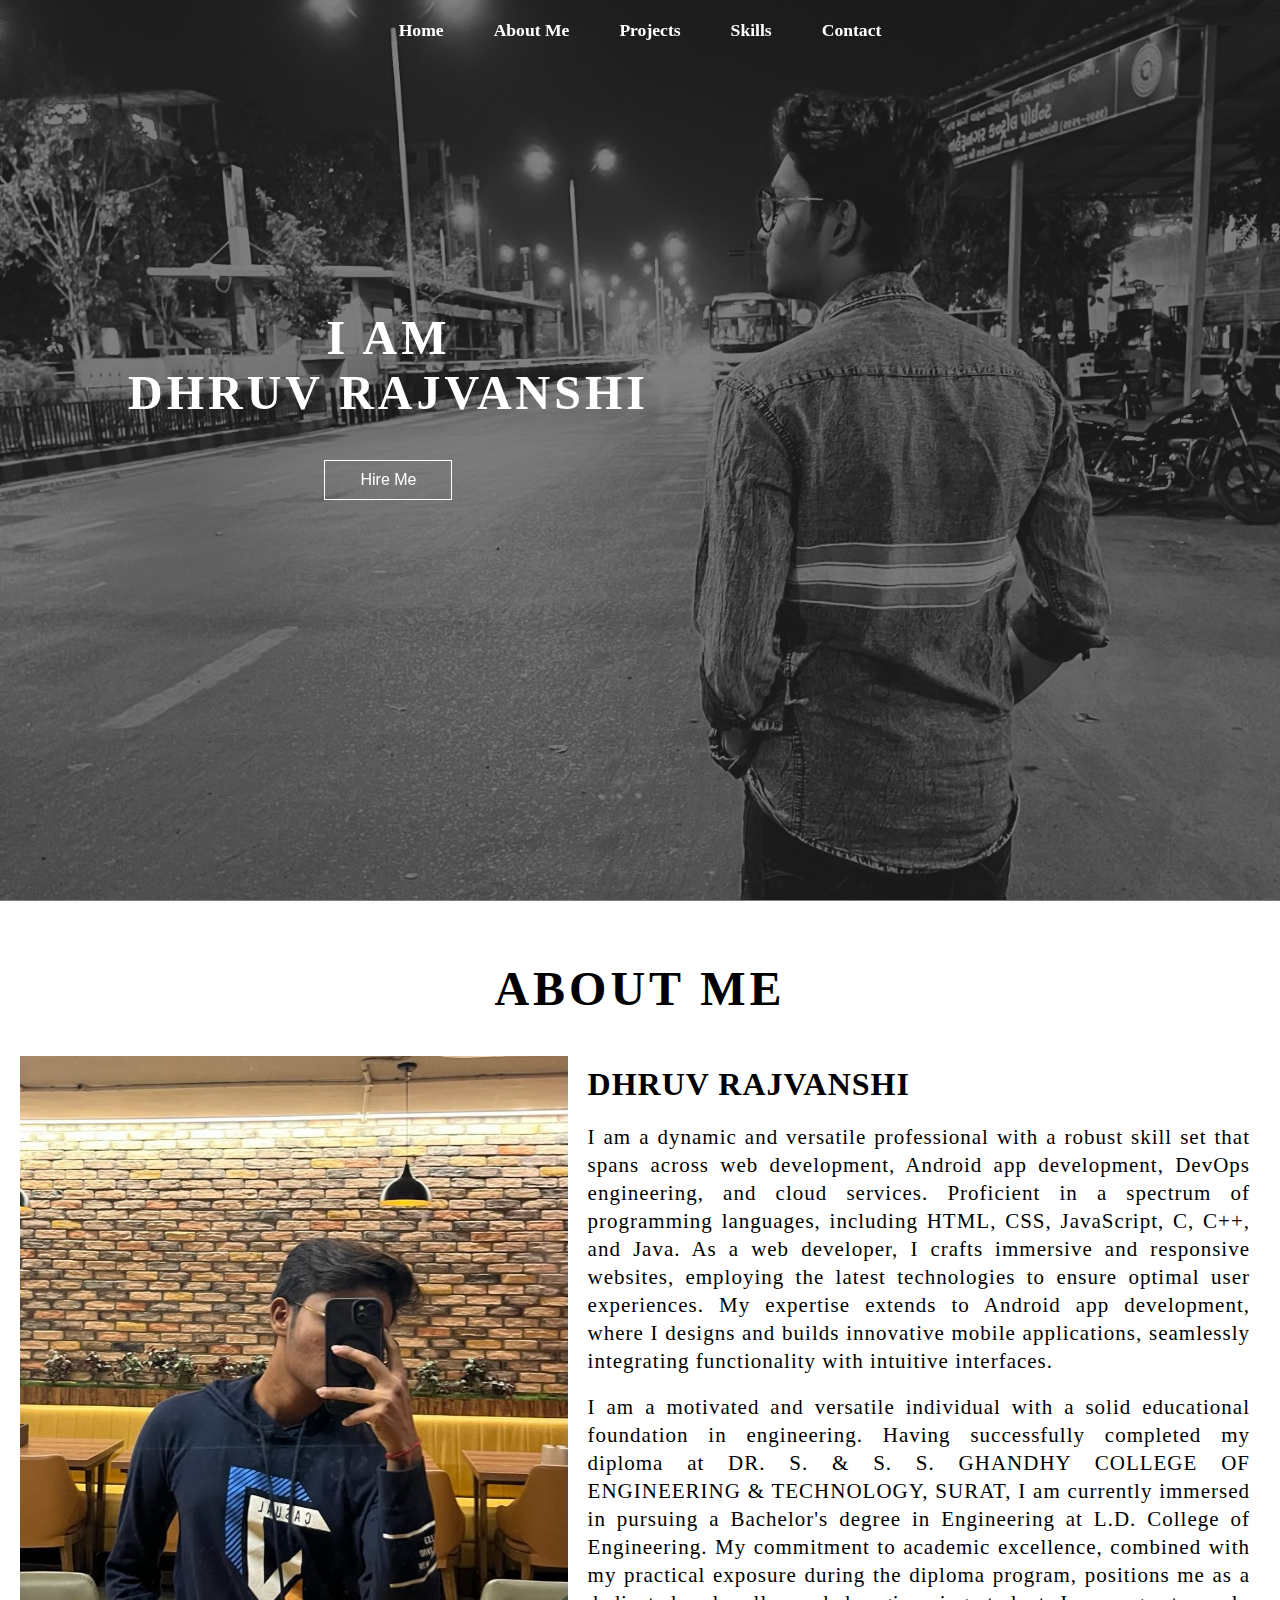
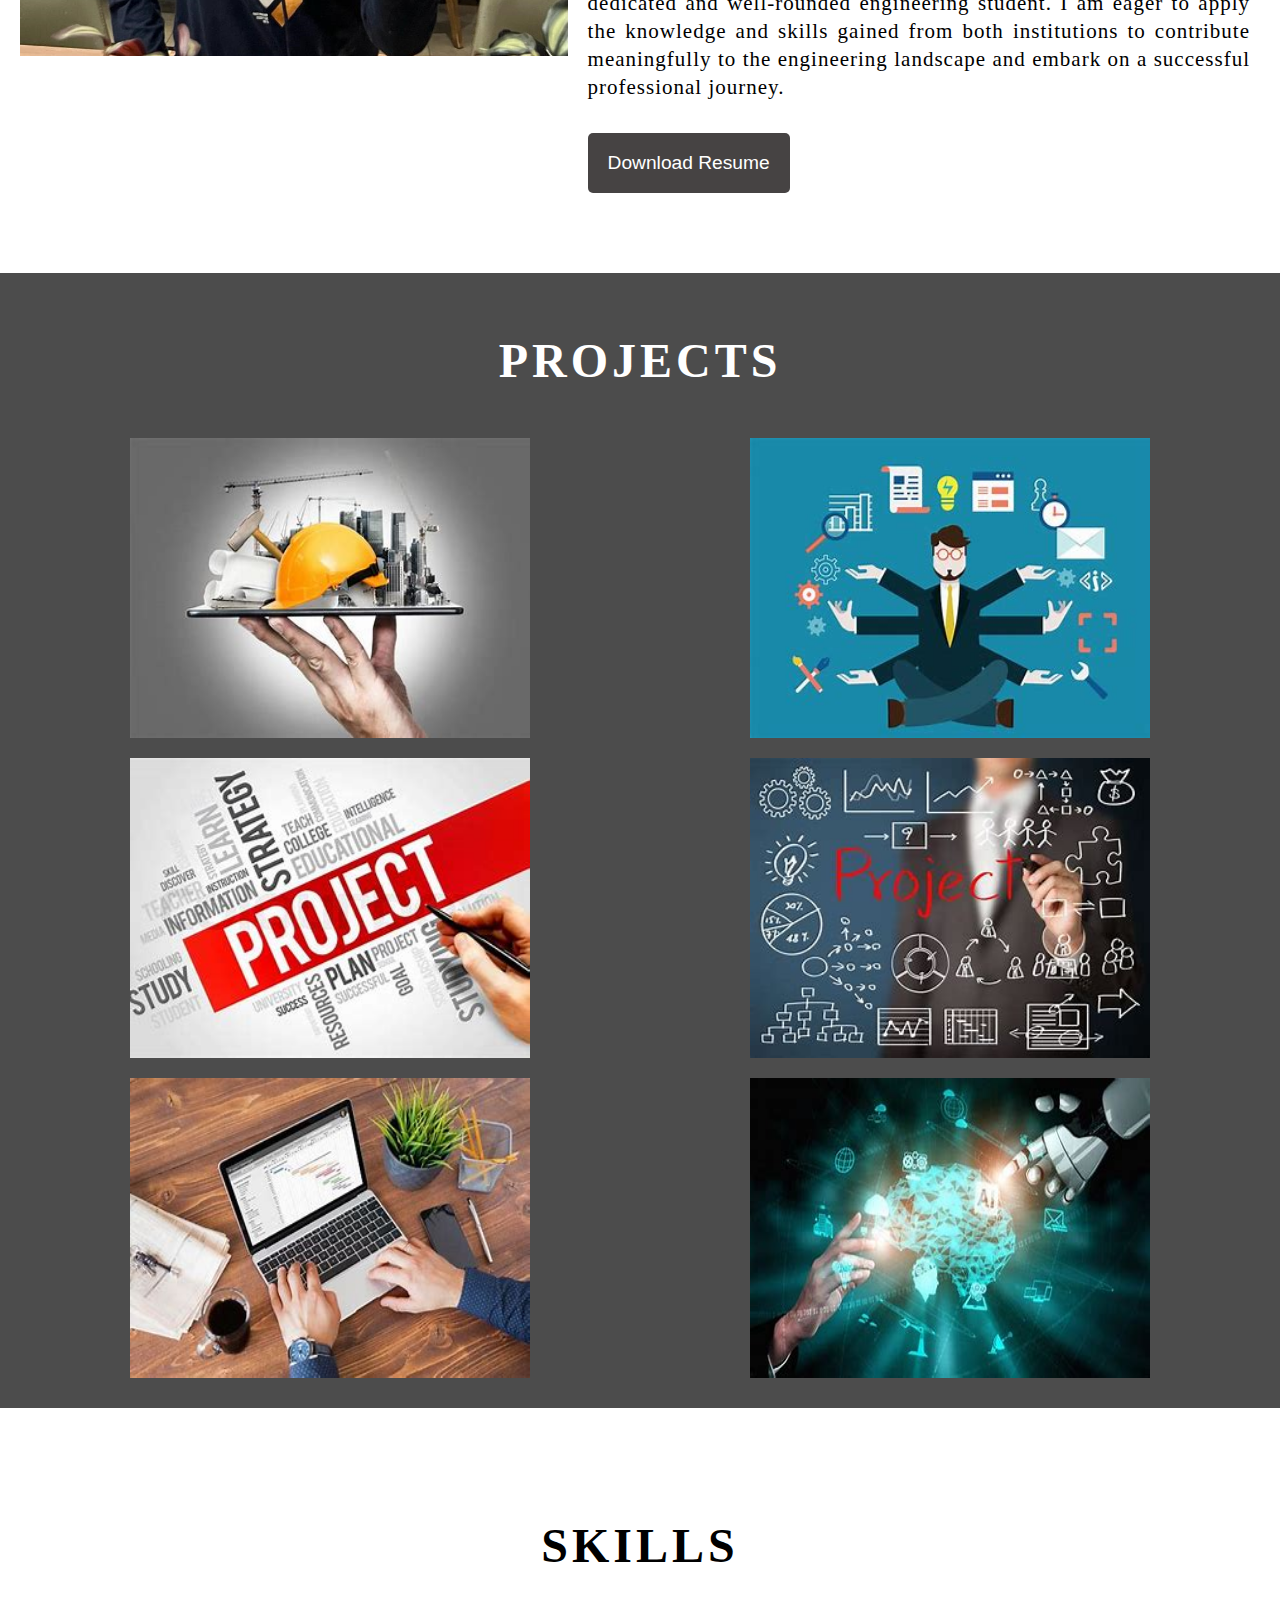
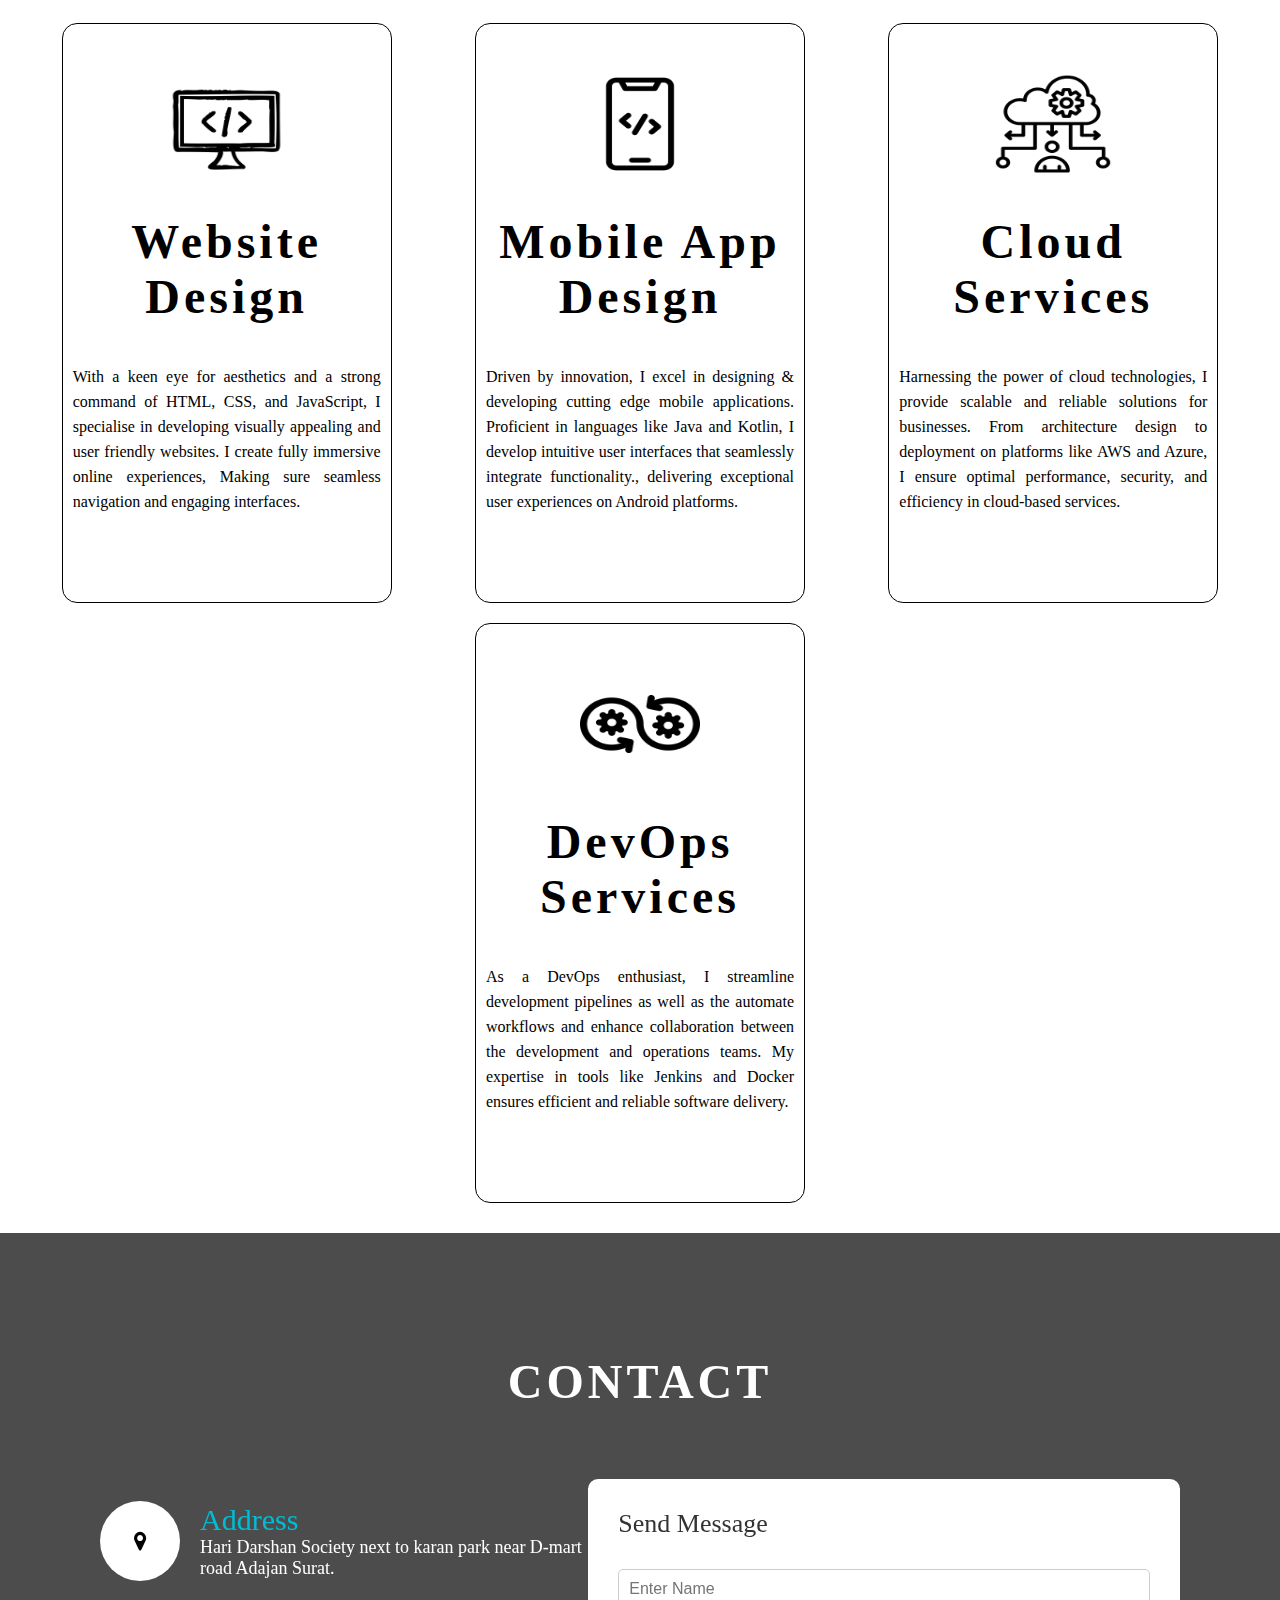
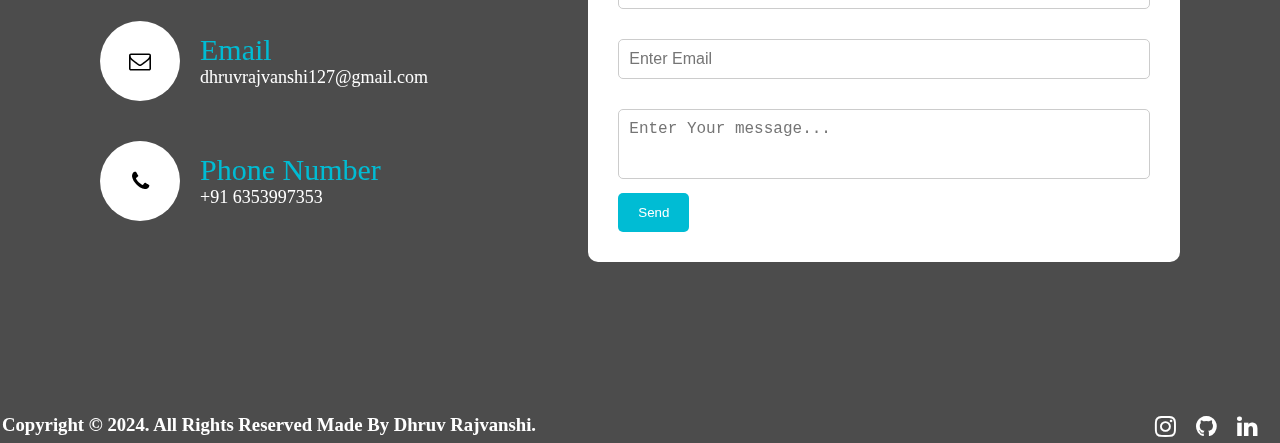
<file: Task-1/index.html>
<!DOCTYPE html>
<html lang="en">
<head>
    <meta charset="UTF-8">
    <meta name="viewport" content="width=device-width, initial-scale=1.0">
    <title>My Portfolio</title>
    <link rel="stylesheet" href="https://cdnjs.cloudflare.com/ajax/libs/font-awesome/4.7.0/css/font-awesome.min.css">
    <link rel="stylesheet" href="style.css">
    <link rel="stylesheet" media="screen and (max-width:800px)" href="tablet.css">
    <link rel="stylesheet" media="screen and (max-width:530px)" href="phone.css">
</head>
<body>
    <nav class="navbar">
        <ul>
            <li><a href="#">Home</a></li>
            <li><a href="#about">About Me</a></li>
            <li><a href="#projects">Projects</a></li>
            <li><a href="#skills">Skills</a></li>
            <li><a href="#contact">Contact</a></li>
        </ul>
    </nav>

    <section id="home">
        <div class="main">
            <h1 class="headings">I AM <br> DHRUV RAJVANSHI</h1>
            <button class="btn" id="hireMebtn">
                Hire Me
            </button>
        </div>
    </section>

    <section id="about">
        <h1 class="headings">ABOUT ME</h1>
        <div id="pic">
            <img src="about.jpg" alt="">
            <div id="intro">
                <h2>DHRUV RAJVANSHI</h2>
                <p>I am a dynamic and versatile professional with a robust skill set that spans across web development, Android app development, DevOps engineering, and cloud services. Proficient in a spectrum of programming languages, including HTML, CSS, JavaScript, C, C++, and Java. As a web developer, I crafts immersive and responsive websites, employing the latest technologies to ensure optimal user experiences. My expertise extends to Android app development, where I designs and builds innovative mobile applications, seamlessly integrating functionality with intuitive interfaces.</p>
                <br>
                <p>I am a motivated and versatile individual with a solid educational foundation in engineering. Having successfully completed my diploma at DR. S. & S. S. GHANDHY COLLEGE OF ENGINEERING & TECHNOLOGY, SURAT, I am currently immersed in pursuing a Bachelor's degree in Engineering at L.D. College of Engineering. My commitment to academic excellence, combined with my practical exposure during the diploma program, positions me as a dedicated and well-rounded engineering student. I am eager to apply the knowledge and skills gained from both institutions to contribute meaningfully to the engineering landscape and embark on a successful professional journey.</p>
                <div class="aboutmebtn">
                    <input type="submit" value="Download Resume" id="aboutMeBtn">
                </div>
            </div>
    </section>

    <section id="projects">
        <h1 class="headings">PROJECTS</h1>
        <div class="gallery">
            <img src="Portfolio\p1.jpg" alt="">
            <img src="Portfolio\p2.jpg" alt="">
            <img src="Portfolio\p3.jpg" alt="">
            <img src="Portfolio\p4.jpg" alt="">
            <img src="Portfolio\5.jpg" alt="">
            <img src="Portfolio\6.jpg" alt="">
        </div>
    </section>

    <section id="skills">
        <h1 class="headings">SKILLS</h1>
        <div class="row">
            <div class="box">
                <img src="Services/computer.png" alt="">
                <h1 class="headings">Website Design</h1>
                <p>With a keen eye for aesthetics and a strong command of HTML, CSS, and JavaScript, I specialise in developing visually appealing and user friendly websites. I create fully immersive online experiences, Making sure seamless navigation and engaging interfaces.</p>
            </div>
            <div class="box">
                <img src="Services/coding.png" alt="">
                <h1 class="headings">Mobile App Design</h1>
                <p>Driven by innovation, I excel in designing & developing cutting edge mobile applications. Proficient in languages like Java and Kotlin, I develop intuitive user interfaces that seamlessly integrate functionality., delivering exceptional user experiences on Android platforms.</p>
            </div>
            <div class="box">
                <img src="Services/web-administrator.png" alt="">
                <h1 class="headings">Cloud Services</h1>
                <p>Harnessing the power of cloud technologies, I provide scalable and reliable solutions for businesses. From architecture design to deployment on platforms like AWS and Azure, I ensure optimal performance, security, and efficiency in cloud-based services.</p>
            </div>
            <div class="box">
                <img src="Services/devops.png" alt="">
                <h1 class="headings">DevOps Services</h1>
                <p>As a DevOps enthusiast, I streamline development pipelines as well as the automate workflows and enhance collaboration between the development and operations teams. My expertise in tools like Jenkins and Docker ensures efficient and reliable software delivery.</p>
            </div>
        </div>
    </section>

    <section id="contact">
        <div class="content">
            <h1 class="headings" style="color: white;">CONTACT</h1>
        </div>
        <div class="container">
            <div class="contactInfo">
                <div class="contactbox">
                    <div class="icon"><i class="fa fa-map-marker" aria-hidden="true"></i></div>
                    <div class="text">
                        <h3>Address</h3>
                        <p>Hari Darshan Society next to karan park near D-mart road Adajan Surat.</p>
                    </div>
                </div>
                <div class="contactbox">
                    <div class="icon"><i class="fa fa-envelope-o" aria-hidden="true"></i></div>
                    <div class="text">
                        <h3>Email</h3>
                        <p>dhruvrajvanshi127@gmail.com</p>
                    </div>
                </div>
                <div class="contactbox">
                    <div class="icon"><i class="fa fa-phone" aria-hidden="true"></i></div>
                    <div class="text">
                        <h3>Phone Number</h3>
                        <p>+91 6353997353</p>
                    </div>
                </div>
            </div>
            <div class="contactform">
                <h2>Send Message</h2>
                <div class="inputbox">
                    <input type="text" name="name" required="required" placeholder="Enter Name">
                </div>
                <div class="inputbox">
                    <input type="email" name="name" required="required" placeholder="Enter Email ">
                </div>
                <div class="inputbox">
                    <textarea required="required" cols="30" rows="10" placeholder="Enter Your message..."></textarea>
                </div>
                <div class="button">
                   <input type="submit" value="Send">
                </div>
            </div>
        </div>

<div id="footer">
    <h3>Copyright © 2024. All Rights Reserved Made By Dhruv Rajvanshi.</h3>
    <div class="footer-icons">
        <a href="https://www.instagram.com/dhruv_rajvanshi_/" class="footer-icon"><i class="fa fa-instagram"></i></a>
        <a href="https://github.com/Dhruv-Rajvanshi" class="footer-icon"><i class="fa fa-github"></i></a>
        <a href="https://www.linkedin.com/in/dhruv-rajvanshi-57bbb4223/" class="footer-icon"><i class="fa fa-linkedin"></i></a>
    </div>
</div>

    </section>
    <script>

        document.getElementById("aboutMeBtn").addEventListener("click", function () {
        downloadResume();
    });
      document.getElementById("hireMebtn").addEventListener("click", function () {
            document.getElementById("contact").scrollIntoView({ behavior: 'smooth' });
        });
    function downloadResume() {
        const pdfUrl = "https://ssgpsurat-my.sharepoint.com/:b:/g/personal/196120316061_ssgpsurat_gujgov_edu_in/ERJkCRzBTX5GpEkIHaHsJ2sBLYWSIRI0GOBOxFKI2jlfKQ?e=XOWAQL";

        const downloadLink = document.createElement("a");
        downloadLink.href = pdfUrl;
        downloadLink.download = "Dhruv_Rajvanshi_Resume.pdf"; 
        downloadLink.target = "_blank";

        document.body.appendChild(downloadLink);
        downloadLink.click();

        document.body.removeChild(downloadLink);
    }
    </script>
</body>
</html>
</file>
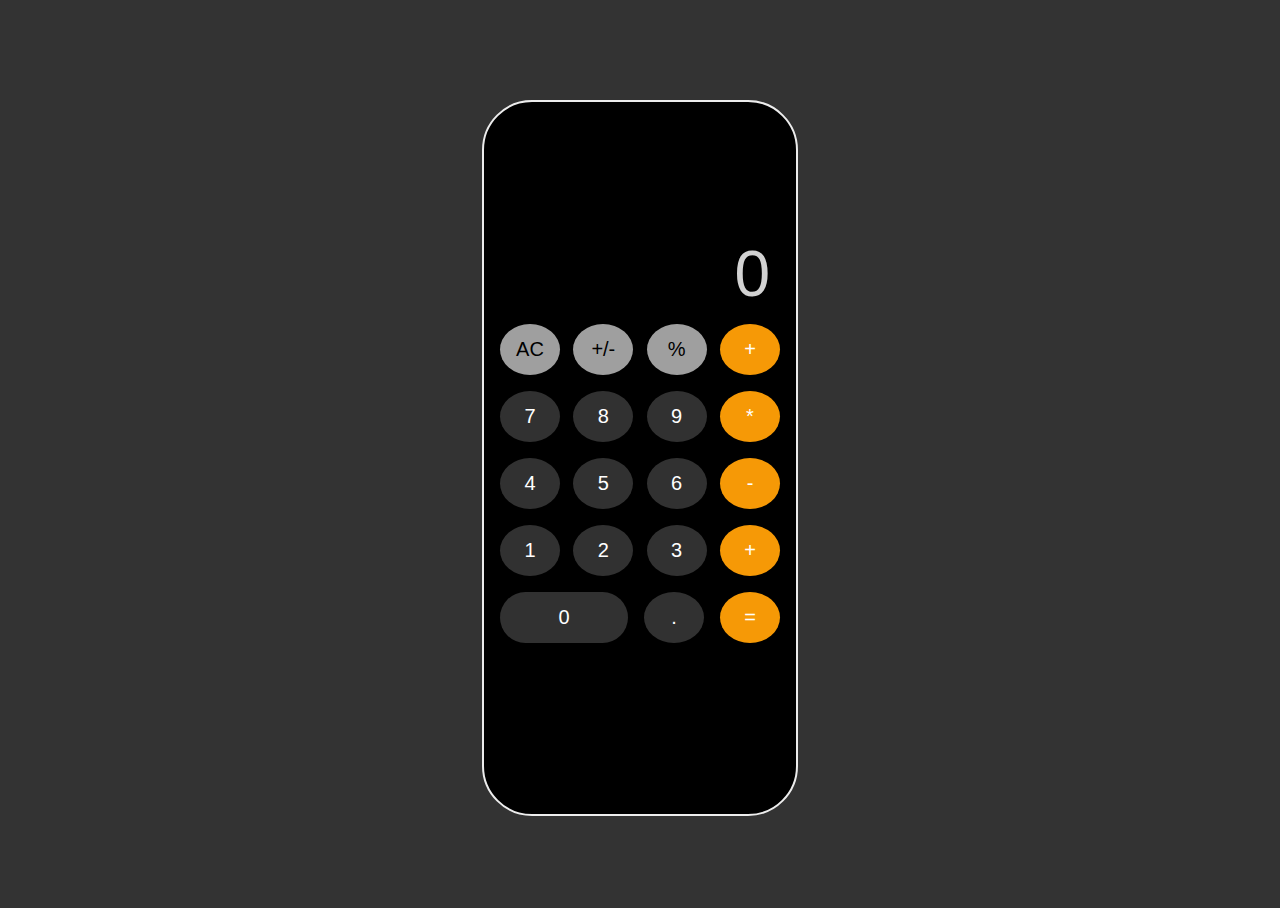
<file: Task-2/index.html>
<!DOCTYPE html>
<html lang="en">
<head>
  <meta charset="UTF-8">
  <meta name="viewport" content="width=device-width, initial-scale=1.0">
  <link rel="stylesheet" href="style.css">
  <title>Calculater</title>
</head>
<body>
  <main id="main">
    <form id="calc_form">
      <header class="calc_header">
        <input type="text" disabled id="output" class="calc_output" value="0">
      </header>
      <footer class="calc_footer">
          <div class="btn_group">
              <button data-type="clear" type="reset" value="clear" class="btn btn-grey">
                AC
              </button>
              <button data-type="operator" value="invert" class="btn btn-grey">
                +/-
              </button>
            <button data-type="operator" value="%" class="btn btn-grey">
                %
            </button>
            <button data-type="operator" value="/" class="btn btn-orange" id="op">
                +
            </button>
          </div>
          
          <div class="btn_group">
            <button data-type="operator" value="7" class="btn btn-dark-grey" id="7">
              7
            </button>
            <button data-type="operator" value="8" class="btn btn-dark-grey">
              8
            </button>
            <button data-type="operator" value="9" class="btn btn-dark-grey">
              9
            </button>
            <button data-type="operator" value="*" class="btn btn-orange">
              *
            </button>
          </div>

          <div class="btn_group">
            <button data-type="operator" value="4" class="btn btn-dark-grey">
              4
            </button>
            <button data-type="operator" value="5" class="btn btn-dark-grey">
              5
            </button>
            <button data-type="operator" value="6" class="btn btn-dark-grey">
              6
            </button>
            <button data-type="operator" value="-" class="btn btn-orange" id="op">
              -
            </button>
          </div>

          <div class="btn_group">
            <button data-type="operator" value="1" class="btn btn-dark-grey">
              1
            </button>
            <button data-type="operator" value="2" class="btn btn-dark-grey">
              2
            </button>
            <button data-type="operator" value="3" class="btn btn-dark-grey">
              3
            </button>
            <button data-type="operator" value="+" class="btn btn-orange" id="op">
              +
            </button>
          </div>

          <div class="btn_group">
            <button data-type="operand" value="0" class="btn btn-grow btn-dark-grey">
              0
            </button>
            <button data-type="operand" value="." class="btn btn-dark-grey">
              .
            </button>
            <button data-type="operator" value="=" class="btn btn-orange">
              =
            </button>
          </div>
      </footer>
    </form>
  </main>
          <script src="script.js"></script>
</body>
</html>
</file>
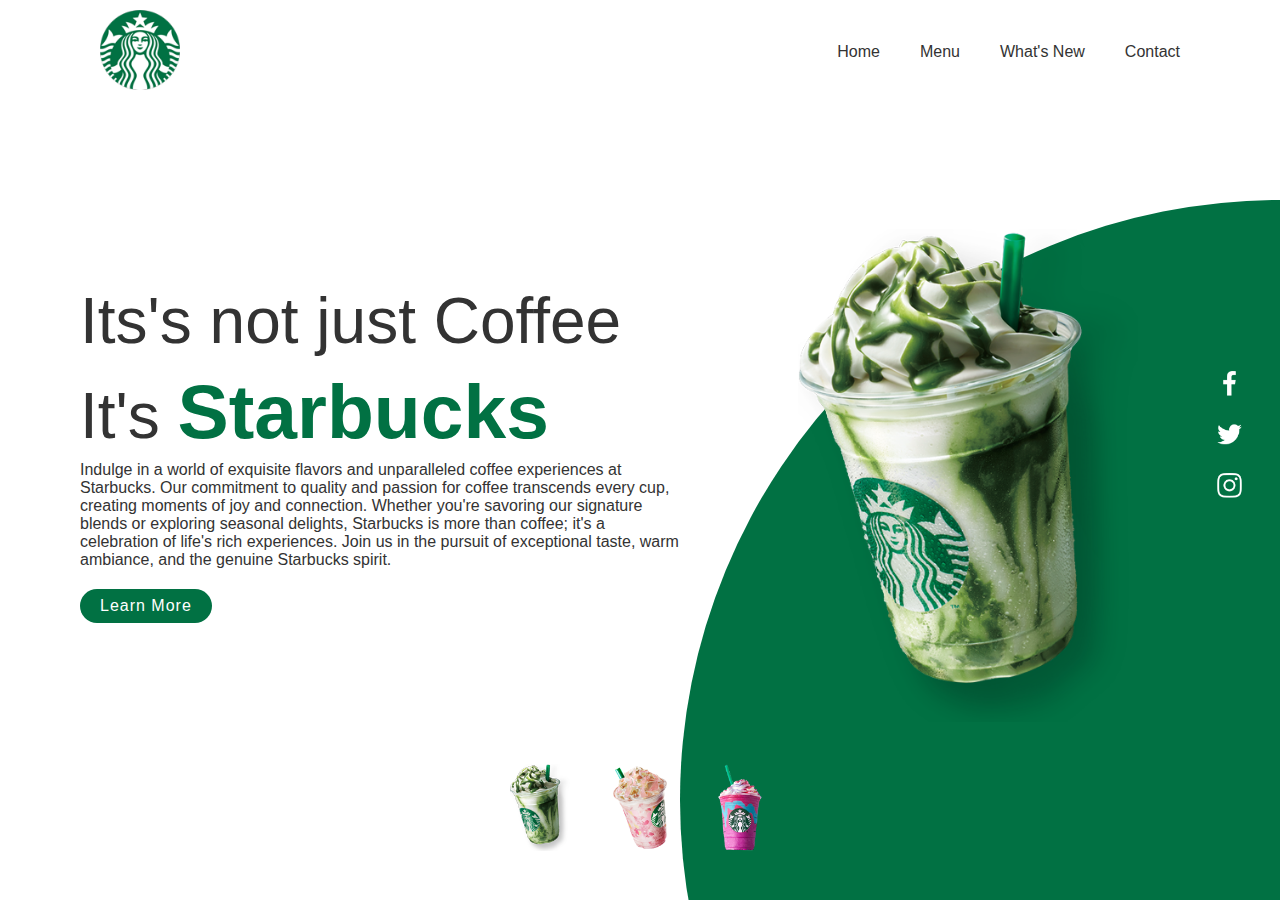
<file: Task-3/index.html>
<!DOCTYPE html>
<html lang="en">
<head>
    <meta charset="UTF-8">
    <meta name="viewport" content="width=device-width, initial-scale=1.0">
    <title>Starbucks Coffee</title>
    <link rel="stylesheet" href="style.css">
</head>
<body>
    <section>
        <div class="circle"></div>
        <header>
            <a href="#"><img src="photos/logo.png" class="logo" alt=""></a>
            <ul>
                <li><a href="#">Home</a></li>
                <li><a href="#">Menu</a></li>
                <li><a href="#">What's New</a></li>
                <li><a href="#">Contact</a></li>
            </ul>
        </header>
        <div class="content">
            <div class="textBox">
                <h2>Its's not just Coffee<br>It's <span>Starbucks</span></h2>
                <p>Indulge in a world of exquisite flavors and unparalleled coffee experiences at Starbucks. Our commitment to quality and passion for coffee transcends every cup, creating moments of joy and connection. Whether you're savoring our signature blends or exploring seasonal delights, Starbucks is more than coffee; it's a celebration of life's rich experiences. Join us in the pursuit of exceptional taste, warm ambiance, and the genuine Starbucks spirit.</p>
                <a href="#">Learn More</a>
            </div>
        </div>
        <div class="imgBox">
            <img src="photos/img1.png" class="starbucks">
        </div>
        <ul class="thumb">
            <li><img src="photos/thumb1.png" onclick="imgSlider('photos/img1.png'); changeCircleColor('#017143')"></li>
            <li><img src="photos/thumb2.png" onclick="imgSlider('photos/img2.png'); changeCircleColor('#eb7495')"></li>
            <li><img src="photos/thumb3.png" onclick="imgSlider('photos/img3.png'); changeCircleColor('#d752b1')"></li>
        </ul>
        <ul class="sci">
            <li><a href="https://www.facebook.com/Starbucks/"><img src="photos/facebook.png"></a></li>
            <li><a href="https://twitter.com/Starbucks"><img src="photos/twitter.png"></a></li>
            <li><a href="https://www.instagram.com/starbucks/"><img src="photos/instagram.png"></a></li>
        </ul>
    </section>

    <script src="script.js"></script>
</body>
</html>
</file>
<file: Task-1/style.css>
*{
    margin: 0;
    padding: 0;
    box-sizing: border-box;
    overflow: none;
}
html{
    scroll-behavior: smooth;
}
.navbar{
    display: flex;
    justify-content: center;
    align-items: center;
    background-color: rgba(0, 0, 0, 0.5);
    position: sticky;
    top: 0;
}
.navbar ul{
    display: flex;
    list-style: none;
    margin: 20px 0px;
}
.navbar ul li{
    font-family: century;
    font-size: 1.1rem;
    font-weight: bold;
}
.navbar ul li a{
    text-decoration: none;
    color: white;
    padding: 8px 25px;
    transition: all .5s ease;
}
.navbar ul li a:hover{
    background-color: white;
    color: black;
    box-shadow: 0 0 10px white;
}
#home{
    display: flex;
    flex-direction: column;
    background-color: rgba(0, 0, 0, 0.5);
    height: 840px;
    justify-content: center;
    align-items: center;
    color: white;
}
#home::before{
    content: "";
    position: absolute;
    top: 0;
    right: 0;
    background: url(bg1.jpg) no-repeat center center/cover;
    height: 900px;
    width: 100%;
    z-index: -1;
    opacity: .8;
}
.main{
    display: flex;
    flex-direction: column;
    /* border: 1px solid white; */
    align-items: center;
    position: absolute;
    top: 30%;
    left: 10%;
}
.headings{
    font-family: 'Times New Roman', Times, serif;
    font-size: 3rem;
    text-align: center;
    margin: 40px 0;
    letter-spacing: 4px;
}
.btn{
    font-size: 16px;
    padding: 10px 35px;
    background-color: transparent;
    border: 1px solid white;
    color: white;
    outline: none;
    transition: .7 ease;
}
.btn:hover{
    cursor: pointer;
    background-color: white;
    color: black;
    box-shadow: 0 0 5px white, 0 0 8px white, 0 0 10px white;
    font-weight: bold;
}
#about{
    display: flex;
    flex-direction: column;
    box-sizing: border-box;
    padding: 20px;
    margin-bottom: 50px;
}
#pic{
    display: flex;
}
#pic img{
    width: 100%;
    height: 600px;
    padding-right: 10px;
}
#intro{
    display: flex;
    letter-spacing: 1px;
    flex-direction: column;
    text-align: justify;
    padding: 10px;
}
#intro h2{
    font-size: 2rem;
    margin-bottom: 20px;
}
#intro p{
    line-height: 28px;
    font-size: 21px;
}
.aboutmebtn{
    margin-top: 32px;
}
.aboutmebtn input{
    padding: 19px 20px;
    font-size: larger;
    background-color: rgb(70, 67, 67);
    color: #fff;
    border: none;
    outline: none;
    border-radius: 5px;
    cursor: pointer;
    transition: background-color 0.3s ease; 
}
.aboutmebtn input:hover{
    background-color: rgba(0, 0, 0, 0.7);
    box-shadow:  0 0 5px rgb(0, 0, 0, 0.7);;
}
#projects{
    display: flex;
    flex-direction: column;
    background-color: rgba(0, 0, 0, 0.7);
    color: white;
    align-items: center;
    padding: 20px;
    margin-bottom: 50px;
}
.gallery{
    display: flex;
    flex-wrap: wrap;
    justify-content: space-around;
    box-sizing: border-box;
}
.gallery img{
    width: 400px;
    height: 300px;
    margin: 10px;
}
#skills{
    display: flex;
    flex-direction: column;
    padding: 20px;

}
.row{
    display: flex;
    justify-content: space-around;
    flex-wrap: wrap;
    box-sizing: border-box;
}
.box{
    display: flex;
    flex-direction: column;
    width: 330px;
    height: 580px;
    border: 1px solid black;
    margin: 10px;
    align-items: center;
    text-align: justify;
    padding: 10px;
    border-radius: 15px;
    background: linear-gradient(to top, rgb(0, 0, 0, 0.7) 50%, white 50%);
    background-size: 100% 200%;
    transition: all .8s;
}
.box p{
    line-height: 25px;
    font-family: century;   
}
.box:hover{
    color: white ;
    background-position: left bottom;
    border: none;
    box-shadow: 0 0 20px rgb(0, 0, 0, 0.7);
}
.box img{
    padding-top: 40px;
    width: 120px;
    height: 140px;
}

#contact {
    position: relative;
    min-height: 90vh;
    padding: 50px 100px;
    display: flex;
    flex-direction: column;
    justify-content: center;
    align-items: center;
    background-color: rgba(0, 0, 0, 0.7);
    padding-bottom: 150px

}
#contact .content {
    max-width: 800px;
    text-align: center;
}
.container {
    width: 100%;
    display: flex;
    justify-content: center;
    align-items: center;
    margin-top: 10px;
}

.container .contactInfo {
    width: 50%;
    display: flex;
    flex-direction: column;
    align-items: flex-start;
}

.container .contactInfo .contactbox {
    position: relative;
    padding: 20px 0;
    display: flex;
    align-items: center;
}

.container .contactInfo .contactbox .icon {
    min-width: 80px;
    height: 80px;
    background: #fff;
    display: flex;
    justify-content: center;
    align-items: center;
    border-radius: 50%;
    font-size: 22px;
    margin-right: 20px;
}

.text {
    display: flex;
    font-size: 18px;
    color: #fff;
    flex-direction: column;
    font-weight: 300;
}

.text h3 {
    font-size: 30px;
    font-weight: 400;
    color: #00bcd4;
}

.contactform {
    width: 60%;
    padding: 30px; 
    background: #fff;
    margin-top: 20px;
    border-radius: 10px
}

.contactform h2 {
    font-size: 26px;
    color: #333;
    font-weight: 500;
    margin-bottom: 20px;
}

.contactform .inputbox {
    position: relative;
    width: 100%;
    margin-top: 10px;
}

.contactform .inputbox input,
.contactform .inputbox textarea {
    width: 100%;
    padding: 10px;
    font-size: 16px;
    margin: 10px 0;
    border: 1px solid #ccc;
    border-radius: 5px;
    outline: none;
    transition: border-color 0.3s ease;
}


.contactform .inputbox textarea {
    height: 70px;
    resize: none;
}

.contactform .button input {
    padding: 12px 20px;
    background-color: #00bcd4;
    color: #fff;
    border: none;
    outline: none;
    border-radius: 5px;
    cursor: pointer;
    transition: background-color 0.3s ease; 
}

.contactform .button input:hover {
    background-color: rgba(0, 0, 0, 0.7);
}


#footer {
    position: absolute;
    bottom: 0;
    margin-top: 120px;
    width: 100%;
    padding: 2px;
    color: white;
    text-align: center;
    display: flex;
    justify-content: space-between; 
}

.footer-icons {
    display: flex;
    gap: 10px;
    margin-right: 20px;
}

.footer-icon {
    font-size: 24px;
    margin-left: 10px;
    color: white;
    text-decoration: none;
}

.footer-icon:hover {
    color: #00bcd4;
}


@media (max-width: 991px)
{
    .contact
    {
        padding: 50px;
    }
    .container
    {
        flex-direction: column;
    }
    .container .contactInfo
    {
        margin-bottom: 40px;
    }
    .container .contactInfo,
    .contactform
    {
        width: 100%;
    }
}
</file>
<file: Task-1/tablet.css>
.navbar ul{
    flex-wrap: wrap;
    justify-content: center;
}
.heading{
    font-size: 2.5rem;
}
#pic{
    flex-direction: column;
    align-items: center;
}
#pic img{
    width: 490px;
    height: 350px;
}
#intro h2{
    text-align: center;
    padding: 10px;
}
</file>
<file: Task-1/phone.css>
#home{
    height: 820px;
}
.headings{
    font-size: 1.7rem;
}
#pic img{
    width: 250px;
    height: 200px;
}
#intro h2{
    font-size: 1.5rem;
}
.gallery img{
    width: 275px;
    height: 150px;
    margin: 10px;
}
</file>
<file: Task-2/style.css>
*.
*::after,
*::before {
    padding: 0;
    margin: 0;
    font-family: inherit;
}

body{
    background-color: #333333;
    display: flex;
    align-items: center;
    justify-content: center;
    font-size: 20px;
}

body,
html {
    height: 100vh;
    font-family: sans-serif;
}

button {
    cursor: pointer;
    border: 0px;
}

input[type="text"] {
    background-color: transparent;
    text-align: end;
    width: 100%;
    color: #d2d2d2;
    border: 0px;
    font-size: 4rem;
}

#main {
    border: 2px solid #ededed;
    border-radius: 50px;
    width: 100%;
    height: 72vh;
    max-width: 280px;
    background-color: #000000;
    padding: 2rem 1rem;
}

.calc_header {
    margin-top: 90px;
    padding: 12px;
}

.calc_footer > * + * {
    margin-top: 1rem;
}

.calc_footer > *:last-child {
    gap: 1rem;
}

.btn_group {
    display: flex;
    justify-content: space-between;
    align-items: center;
    gap: 0.3rem;
}

.btn {
    display: flex;
    justify-content: center;
    align-items: center;
    border-radius: 50%;
    width: 60px;
    height: 51px;
    color: #ffffff;
    font-size: 20px;
    transition: all 0.3s cubic-bezier(0.19, 1, 0.22, 1);
}

.btn.btn-grow {
    flex-grow: 1;
    border-radius: 40px;
}

.btn:hover {
    transform: translate(-1px, -1px);
}

.btn.active {
    background-color: #ffffff;
    color: #f69906;
}

.btn-grey {
    background-color: #9f9f9f;
    color: #000;
}

.btn-grey:hover {
    background-color: #ededed;

}

.btn-dark-grey {
    background-color: #313131;
}

.btn-dark-grey:hover {
    background-color: #999999;
}

.btn-orange {
    background-color: #f69906;
}

.btn-orange:hover {
    background-color: orange;
}
</file>
<file: Task-3/style.css>
* {
    margin: 0;
    padding: 0;
    box-sizing: border-box;
    font-family: 'Poppins', sans-serif;
}

section {
    position: relative;
    width: 100%;
    min-height: 100vh;
    padding: 80px;
    display: flex;
    justify-content: space-between;
    align-items: center;
    background: #fff;
}

header {
    position: absolute;
    top: 0;
    left: 0;
    width: 100%;
    padding: 10px 100px;
    display: flex;
    justify-content: space-between;
    align-items: center;
}

header .logo {
    position: relative;
    max-width: 80px;
}

header ul {
    position: relative;
    display: flex;
}

header ul li {
    list-style: none;
}

header ul li a {
    display: inline-block;
    color: #333;
    font-weight: 400;
    margin-left: 40px;
    text-decoration: none;
}

.content {
    position: relative;
    width: 100%;
    display: flex;
    justify-content: space-between;
    align-items: center;
}

.content .textBox {
    position: relative;
    max-width: 600px;
}

.content .textBox h2 {
    color: #333;
    font-size: 4em;
    line-height: 1.4em;
    font-weight: 500;
}

.content .textBox h2 span {
    color: #017143;
    font-size: 1.2em;
    font-weight: 900;
}

.content .textBox p {
    color: #333;
}

.content .textBox a {
    display: inline-block;
    margin-top: 20px;
    padding: 8px 20px;
    background: #017143;
    color: #fff;
    border-radius: 40px;
    font-weight: 500;
    letter-spacing: 1px;
    text-decoration: none;
}

.imgBox {
    width: 600px;
    display: flex;
    justify-content: flex-start;
    padding-right:50px ;
    margin-top: 50px;
    z-index: 1;
}

.imgBox img {
    max-width: 340px;
}

.thumb {
    position: absolute;
    left: 50%;
    bottom: 5%;
    transform: translateX(-50%);
    display: flex;
}

.thumb li {
    list-style: none;
    display: inline-block;
    margin: 0 20px;
    cursor: pointer;
    transition: 0.5s;
}

.thumb li:hover {
    transform: translateY(-15px);
}

.thumb li img {
    max-width: 60px;
}

.sci {
    position: absolute;
    top: 40%;
    right: 30px;
    transform: translateY(-50);
    display: flex;
    justify-content: center;
    align-items: center;
    flex-direction: column;
}

.sci li {
    list-style: none;
}

.sci li a {
    display: inline-block;
    padding-bottom: 10px;
    transform: scale(0.6);
    filter: invert(1);
}

.circle {
    position: absolute;
    top: 0;
    left: 0;
    width: 100%;
    height: 100%;
    background: #017143;
    clip-path: circle(600px at right 800px);
    z-index: 0;
}
</file>
